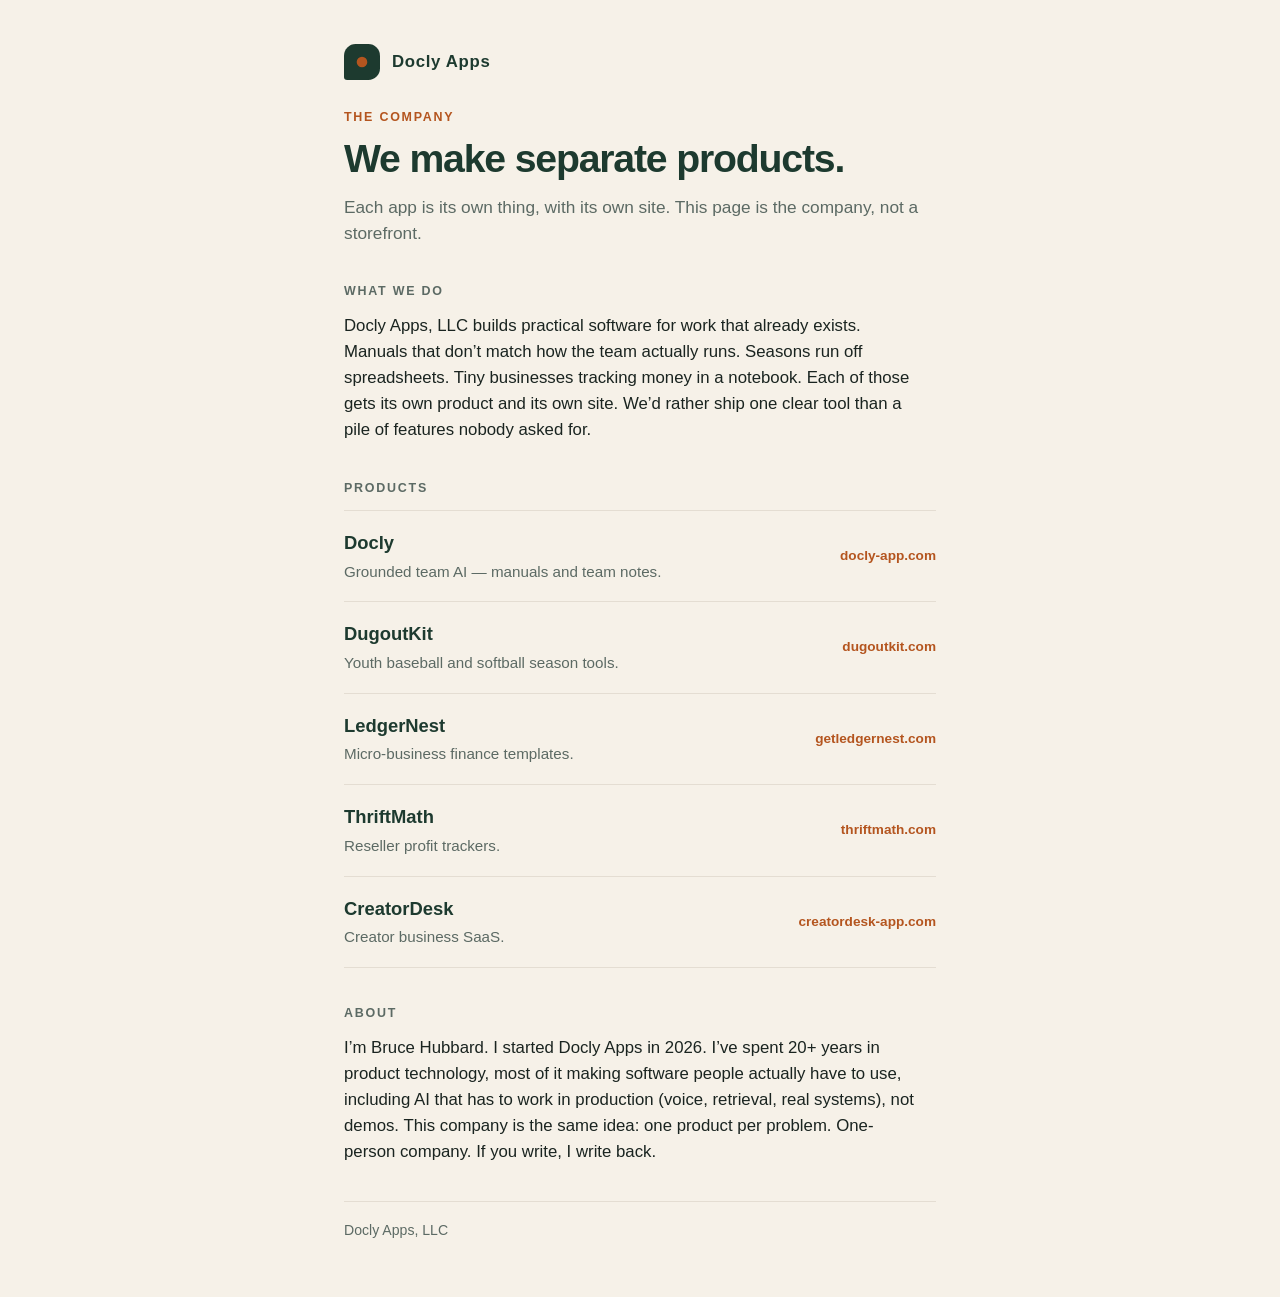
<file: index.html>
<!DOCTYPE html>
<html lang="en">
<head>
<meta charset="utf-8">
<meta name="viewport" content="width=device-width,initial-scale=1,viewport-fit=cover">
<title>Docly Apps, LLC</title>
<meta name="description" content="Docly Apps, LLC is a small software company. We make separate products: Docly, DugoutKit, LedgerNest, ThriftMath, and CreatorDesk.">
<link rel="icon" href="data:image/svg+xml,%3Csvg xmlns='http://www.w3.org/2000/svg' viewBox='0 0 34 34'%3E%3Cpath d='M11 0 H23 A11 11 0 0 1 34 11 V23 A11 11 0 0 1 23 34 H3 A3 3 0 0 1 0 31 V11 A11 11 0 0 1 11 0 Z' fill='%231d3a2f'/%3E%3Ccircle cx='17' cy='17' r='5' fill='%23b4551f'/%3E%3C/svg%3E">
<style>
  :root {
    --green: #1d3a2f;
    --green-2: #27493c;
    --orange: #b4551f;
    --paper: #f6f1e8;
    --ink: #1a2420;
    --mute: #5c6a64;
    --line: #e4ddd2;
  }
  * { box-sizing: border-box; margin: 0; padding: 0; }
  html { -webkit-text-size-adjust: 100%; }
  body {
    font-family: "Avenir Next", "Segoe UI", Helvetica, Arial, sans-serif;
    background: var(--paper);
    color: var(--ink);
    line-height: 1.5;
  }
  .wrap {
    max-width: 640px;
    margin: 0 auto;
    padding: 20px max(24px, env(safe-area-inset-left)) 56px max(24px, env(safe-area-inset-right));
  }
  header {
    display: flex;
    align-items: center;
    gap: 12px;
    padding: 8px 0 28px;
  }
  .mark {
    width: 36px;
    height: 36px;
    flex-shrink: 0;
    display: block;
  }
  .wordmark {
    font-size: 1.05rem;
    font-weight: 800;
    letter-spacing: .04em;
    color: var(--green);
    text-decoration: none;
  }
  .kicker {
    font-size: .78rem;
    font-weight: 700;
    letter-spacing: .14em;
    text-transform: uppercase;
    color: var(--orange);
    margin-bottom: 10px;
  }
  h1 {
    font-size: 2rem;
    line-height: 1.12;
    letter-spacing: -.03em;
    color: var(--green);
    font-weight: 800;
    margin-bottom: 14px;
  }
  .lead {
    font-size: 1.08rem;
    color: var(--mute);
    margin-bottom: 8px;
    max-width: 34em;
  }
  h2 {
    font-size: .78rem;
    font-weight: 800;
    letter-spacing: .14em;
    text-transform: uppercase;
    color: var(--mute);
    margin: 36px 0 12px;
  }
  .prose {
    font-size: 1.05rem;
    color: var(--ink);
    max-width: 34em;
    line-height: 1.55;
  }
  .prose p + p { margin-top: 14px; }
  .apps {
    list-style: none;
    border-top: 1px solid var(--line);
  }
  .apps a {
    display: flex;
    align-items: flex-start;
    justify-content: space-between;
    gap: 16px;
    padding: 18px 0;
    min-height: 72px;
    text-decoration: none;
    color: inherit;
    border-bottom: 1px solid var(--line);
  }
  .apps a:active { background: rgba(29,58,47,.04); }
  .apps h3 {
    font-size: 1.15rem;
    color: var(--green);
    font-weight: 800;
    margin-bottom: 4px;
  }
  .apps p {
    font-size: .95rem;
    color: var(--mute);
  }
  .go {
    flex-shrink: 0;
    align-self: center;
    font-size: .85rem;
    font-weight: 700;
    color: var(--orange);
    white-space: nowrap;
  }
  footer {
    margin-top: 36px;
    padding-top: 18px;
    border-top: 1px solid var(--line);
    font-size: .88rem;
    color: var(--mute);
  }
  @media (min-width: 640px) {
    h1 { font-size: 2.45rem; }
    .wrap { padding-top: 36px; }
  }
</style>
</head>
<body>
  <div class="wrap">
    <header>
      <svg class="mark" viewBox="0 0 34 34" xmlns="http://www.w3.org/2000/svg" role="img" aria-label="Docly Apps">
        <path d="M11 0 H23 A11 11 0 0 1 34 11 V23 A11 11 0 0 1 23 34 H3 A3 3 0 0 1 0 31 V11 A11 11 0 0 1 11 0 Z" fill="#1d3a2f"/>
        <circle cx="17" cy="17" r="5" fill="#b4551f"/>
      </svg>
      <span class="wordmark">Docly Apps</span>
    </header>

    <p class="kicker">The company</p>
    <h1>We make separate products.</h1>
    <p class="lead">Each app is its own thing, with its own site. This page is the company, not a storefront.</p>

    <h2>What we do</h2>
    <div class="prose">
      <p>Docly Apps, LLC builds practical software for work that already exists. Manuals that don&rsquo;t match how the team actually runs. Seasons run off spreadsheets. Tiny businesses tracking money in a notebook. Each of those gets its own product and its own site. We&rsquo;d rather ship one clear tool than a pile of features nobody asked for.</p>
    </div>

    <h2>Products</h2>
    <ul class="apps">
      <li>
        <a href="https://docly-app.com" rel="noopener">
          <div>
            <h3>Docly</h3>
            <p>Grounded team AI — manuals and team notes.</p>
          </div>
          <span class="go">docly-app.com</span>
        </a>
      </li>
      <li>
        <a href="https://dugoutkit.com" rel="noopener">
          <div>
            <h3>DugoutKit</h3>
            <p>Youth baseball and softball season tools.</p>
          </div>
          <span class="go">dugoutkit.com</span>
        </a>
      </li>
      <li>
        <a href="https://getledgernest.com" rel="noopener">
          <div>
            <h3>LedgerNest</h3>
            <p>Micro-business finance templates.</p>
          </div>
          <span class="go">getledgernest.com</span>
        </a>
      </li>
      <li>
        <a href="https://thriftmath.com" rel="noopener">
          <div>
            <h3>ThriftMath</h3>
            <p>Reseller profit trackers.</p>
          </div>
          <span class="go">thriftmath.com</span>
        </a>
      </li>
      <li>
        <a href="https://creatordesk-app.com" rel="noopener">
          <div>
            <h3>CreatorDesk</h3>
            <p>Creator business SaaS.</p>
          </div>
          <span class="go">creatordesk-app.com</span>
        </a>
      </li>
    </ul>

    <h2>About</h2>
    <div class="prose">
      <p>I&rsquo;m Bruce Hubbard. I started Docly Apps in 2026. I&rsquo;ve spent 20+ years in product technology, most of it making software people actually have to use, including AI that has to work in production (voice, retrieval, real systems), not demos. This company is the same idea: one product per problem. One-person company. If you write, I write back.</p>
    </div>

    <footer>
      Docly Apps, LLC
    </footer>
  </div>
</body>
</html>
</file>
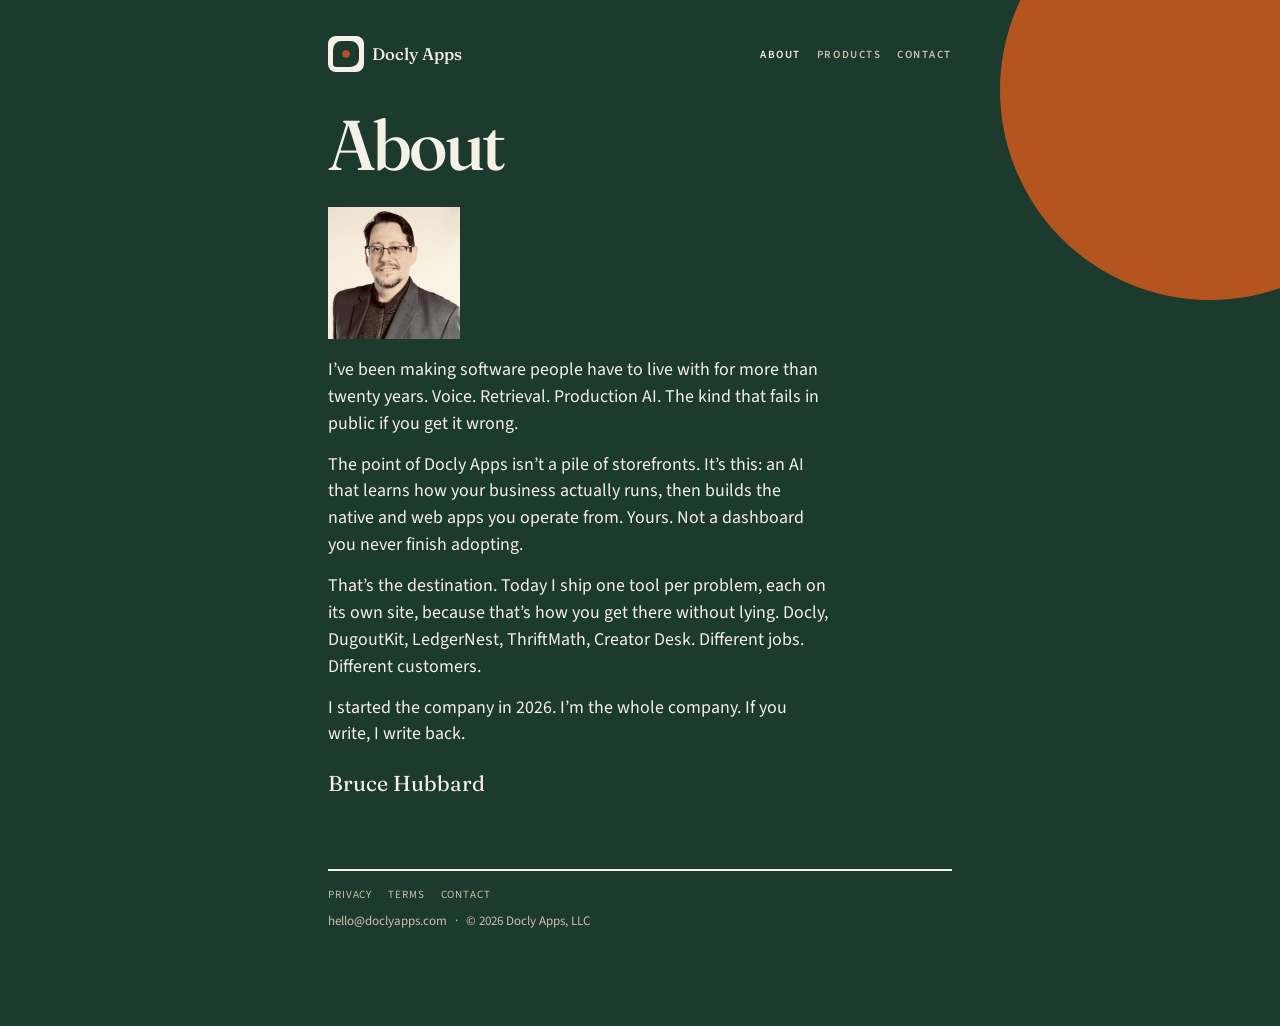
<file: about.html>
<!DOCTYPE html>
<html lang="en">
<head>
<meta charset="utf-8">
<meta name="viewport" content="width=device-width,initial-scale=1">
<title>About — Docly Apps</title>
<link rel="preconnect" href="https://fonts.googleapis.com">
<link rel="preconnect" href="https://fonts.gstatic.com" crossorigin>
<link href="https://fonts.googleapis.com/css2?family=Fraunces:ital,opsz,wght@0,9..144,500;0,9..144,600;1,9..144,500&family=Source+Sans+3:ital,wght@0,400;0,600;1,400&display=swap" rel="stylesheet">
<link rel="stylesheet" href="css.css">
</head>
<body>
<div class="blob" aria-hidden="true"></div>
  <div class="wrap">
    <header>
      <a class="brand" href="home.html">
        <img src="mark.svg" width="28" height="28" alt="">
        <span class="wordmark">Docly Apps</span>
      </a>
      <nav aria-label="Primary">
        <a href="about.html" aria-current="page">About</a>
        <a href="home.html#products">Products</a>
        <a href="contact.html">Contact</a>
      </nav>
    </header>

    <section class="page">
      <h1>About</h1>
      <div class="portrait"><img src="bruce-headshot.jpg" alt="Bruce Hubbard"></div>
      <div class="bio">
        <p>I’ve been making software people have to live with for more than twenty years. Voice. Retrieval. Production AI. The kind that fails in public if you get it wrong.</p>
        <p>The point of Docly Apps isn’t a pile of storefronts. It’s this: an AI that learns how your business actually runs, then builds the native and web apps you operate from. Yours. Not a dashboard you never finish adopting.</p>
        <p>That’s the destination. Today I ship one tool per problem, each on its own site, because that’s how you get there without lying. Docly, DugoutKit, LedgerNest, ThriftMath, Creator Desk. Different jobs. Different customers.</p>
        <p>I started the company in 2026. I’m the whole company. If you write, I write back.</p>
      </div>
      <p class="sign">Bruce Hubbard</p>
    </section>

    <footer>
      <div class="foot-links">
        <a href="privacy.html">Privacy</a>
        <a href="terms.html">Terms</a>
        <a href="contact.html">Contact</a>
      </div>
      <div class="foot-meta">
        <a href="mailto:hello@doclyapps.com">hello@doclyapps.com</a>
        <span class="dot">·</span>
        <span>© 2026 Docly Apps, LLC</span>
      </div>
    </footer>
  </div>
</body>
</html>
</file>
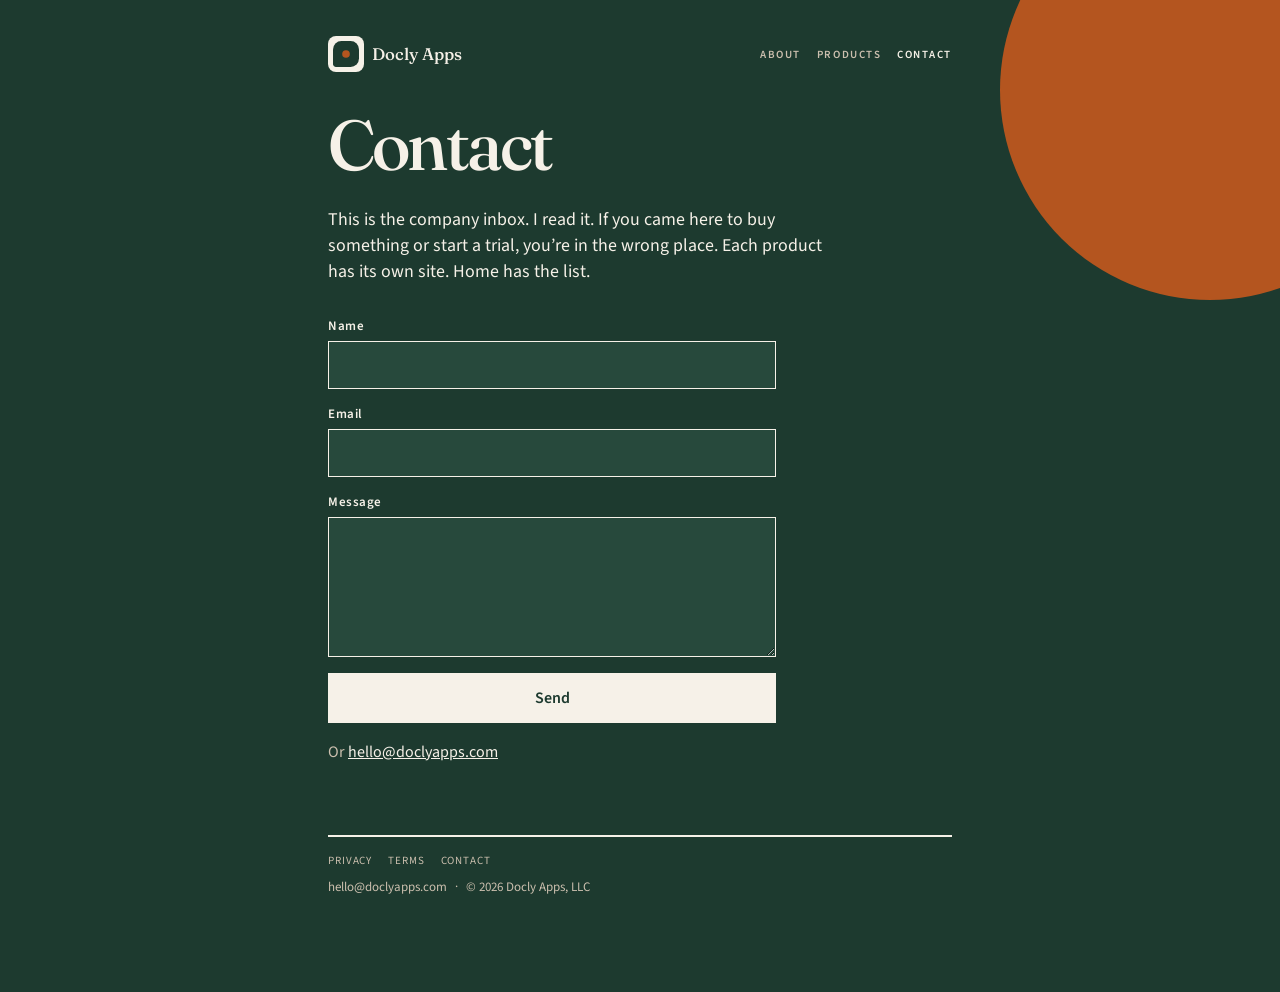
<file: contact.html>
<!DOCTYPE html>
<html lang="en">
<head>
<meta charset="utf-8">
<meta name="viewport" content="width=device-width,initial-scale=1">
<title>Contact — Docly Apps</title>
<link rel="preconnect" href="https://fonts.googleapis.com">
<link rel="preconnect" href="https://fonts.gstatic.com" crossorigin>
<link href="https://fonts.googleapis.com/css2?family=Fraunces:ital,opsz,wght@0,9..144,500;0,9..144,600;1,9..144,500&family=Source+Sans+3:ital,wght@0,400;0,600;1,400&display=swap" rel="stylesheet">
<link rel="stylesheet" href="css.css">
</head>
<body>
<div class="blob" aria-hidden="true"></div>
  <div class="wrap">
    <header>
      <a class="brand" href="home.html">
        <img src="mark.svg" width="28" height="28" alt="">
        <span class="wordmark">Docly Apps</span>
      </a>
      <nav aria-label="Primary">
        <a href="about.html">About</a>
        <a href="home.html#products">Products</a>
        <a href="contact.html" aria-current="page">Contact</a>
      </nav>
    </header>

    <section class="page">
      <h1>Contact</h1>
      <div class="lead">
        <p>This is the company inbox. I read it. If you came here to buy something or start a trial, you’re in the wrong place. Each product has its own site. Home has the list.</p>
      </div>
      <form class="form" action="https://api.web3forms.com/submit" method="post">
        <input type="hidden" name="access_key" value="b9f13158-02b3-4437-82ad-88683cbc4c8c">
        <input type="hidden" name="subject" value="Docly Apps contact">
        <input type="hidden" name="from_name" value="Docly Apps">
        <input type="hidden" name="redirect" value="https://doclyapps.com/contact.html">
        <input type="checkbox" name="botcheck" hidden autocomplete="off" tabindex="-1">
        <label>Name <input type="text" name="name" required></label>
        <label>Email <input type="email" name="email" required></label>
        <label>Message <textarea name="message" required></textarea></label>
        <button class="send" type="submit">Send</button>
      </form>
      <p class="also">Or <a href="mailto:hello@doclyapps.com">hello@doclyapps.com</a></p>
    </section>

    <footer>
      <div class="foot-links">
        <a href="privacy.html">Privacy</a>
        <a href="terms.html">Terms</a>
        <a href="contact.html">Contact</a>
      </div>
      <div class="foot-meta">
        <a href="mailto:hello@doclyapps.com">hello@doclyapps.com</a>
        <span class="dot">·</span>
        <span>© 2026 Docly Apps, LLC</span>
      </div>
    </footer>
  </div>
<script>
(function(){
  var f=document.querySelector("form.form");
  if(!f) return;
  f.addEventListener("submit",function(e){
    e.preventDefault();
    var b=f.querySelector("button.send");
    if(b) b.disabled=true;
    var data={};
    new FormData(f).forEach(function(v,k){ data[k]=v; });
    fetch("https://api.web3forms.com/submit",{
      method:"POST",
      headers:{"Content-Type":"application/json",Accept:"application/json"},
      body:JSON.stringify(data)
    }).then(function(r){return r.json()}).then(function(d){
      if(d && (d.success===true || d.success==="true")){
        var wrap=document.createElement("div");
        wrap.className="lead";
        var p=document.createElement("p");
        p.textContent="Got it. I read this inbox.";
        wrap.appendChild(p);
        f.replaceWith(wrap);
        return;
      }
      if(b) b.disabled=false;
    }).catch(function(){
      if(b) b.disabled=false;
    });
  });
})();
</script>
</body>
</html>
</file>
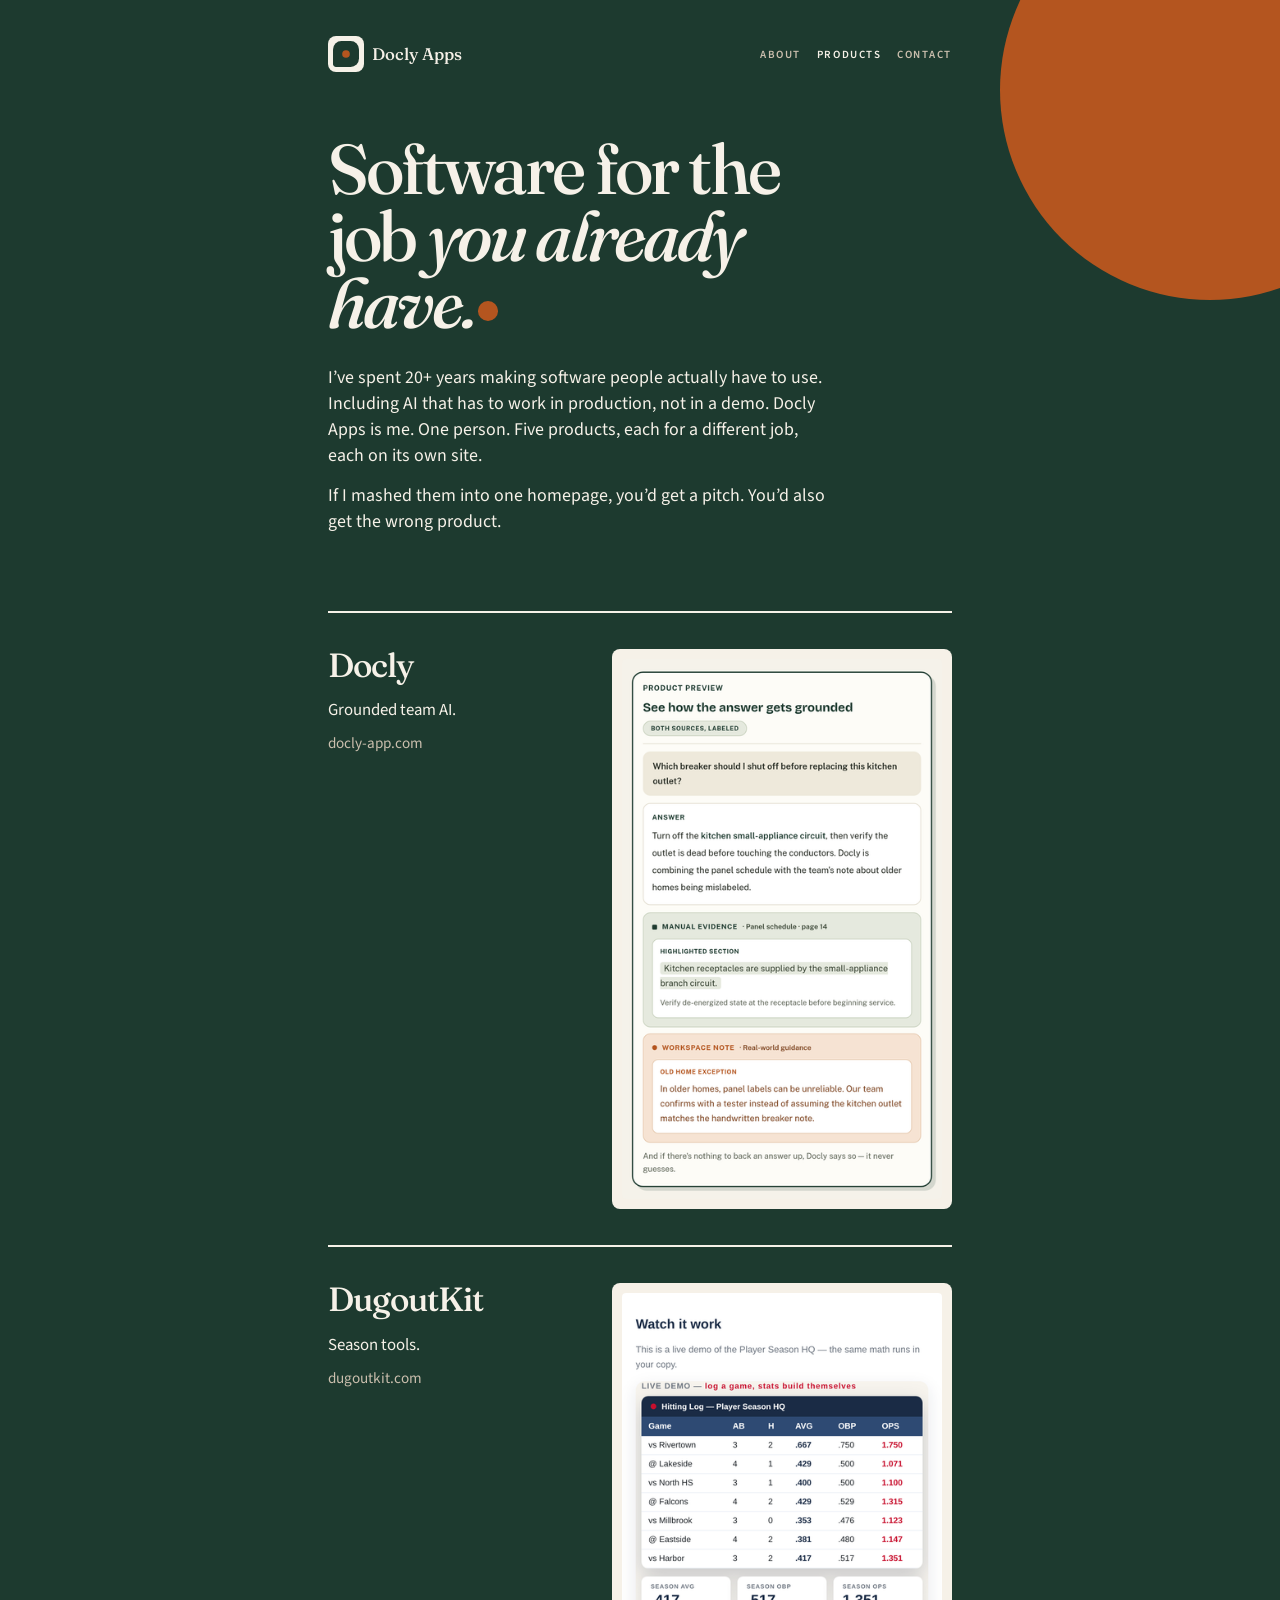
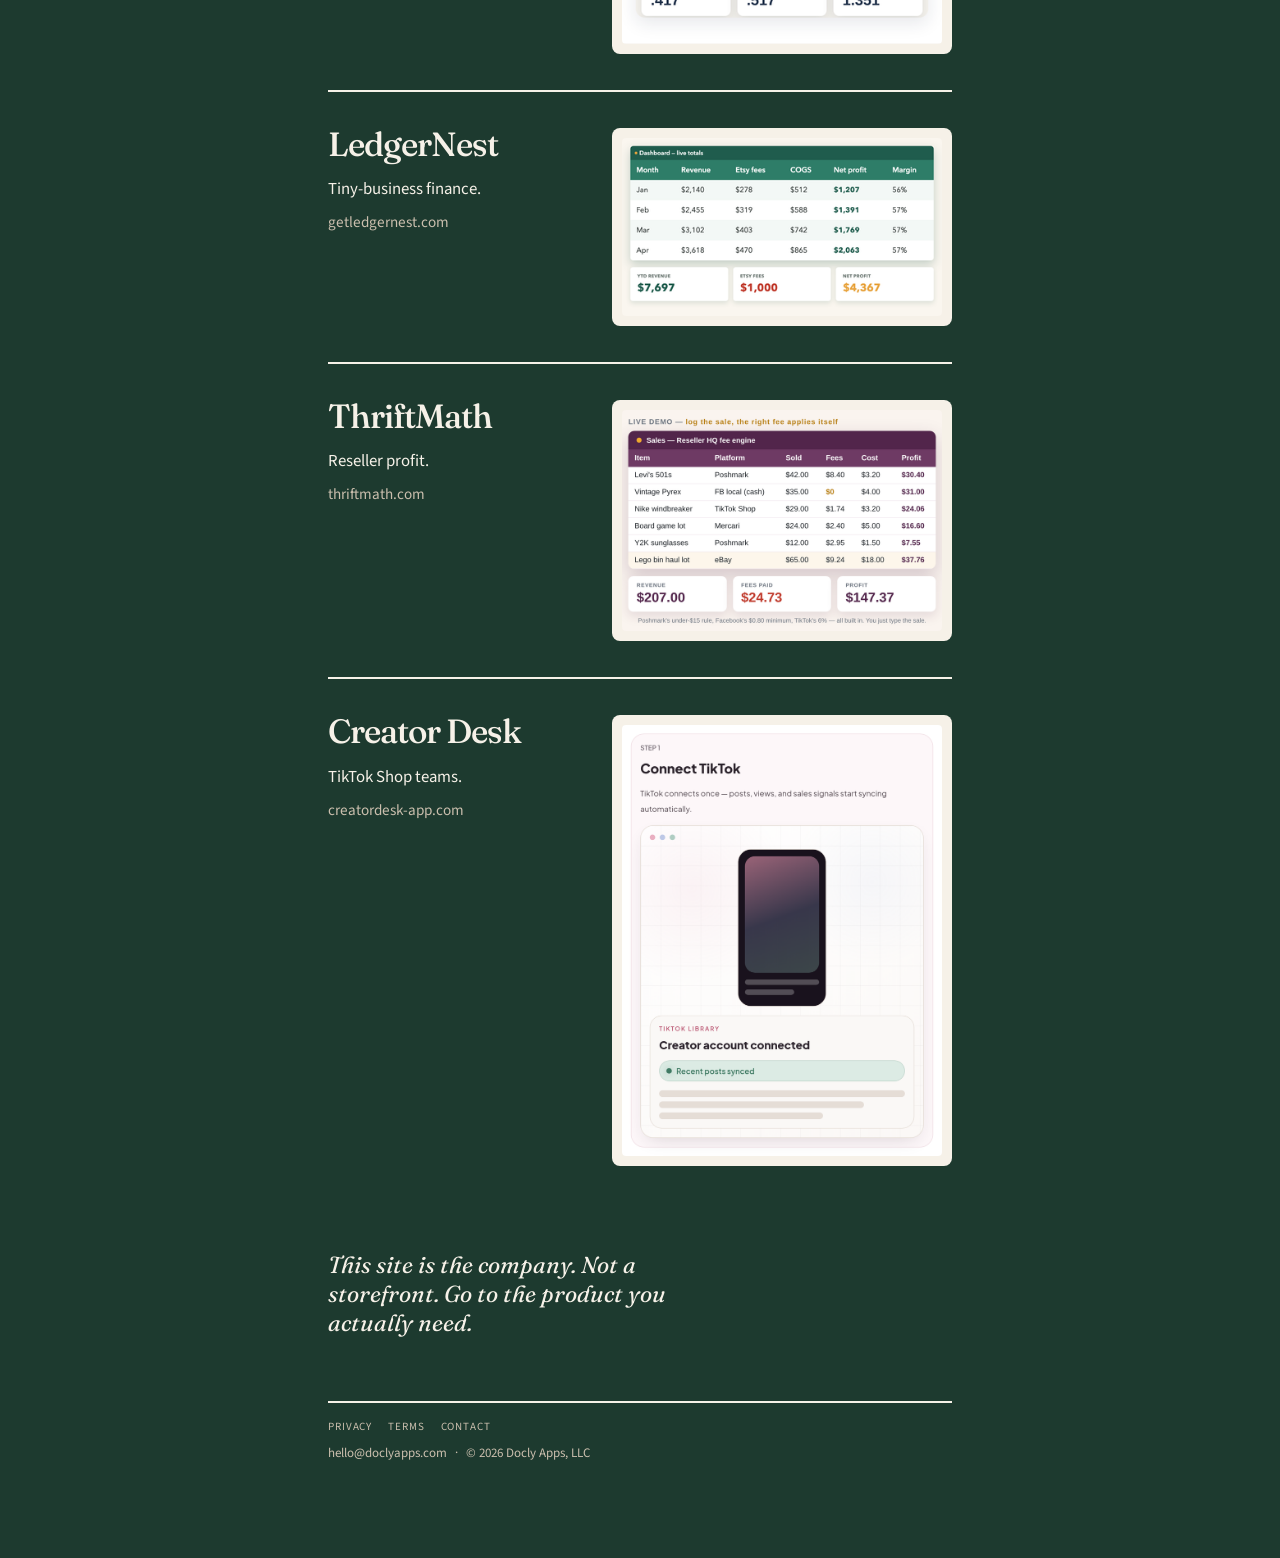
<file: home.html>
<!DOCTYPE html>
<html lang="en">
<head>
<meta charset="utf-8">
<meta name="viewport" content="width=device-width,initial-scale=1">
<title>Docly Apps</title>
<link rel="preconnect" href="https://fonts.googleapis.com">
<link rel="preconnect" href="https://fonts.gstatic.com" crossorigin>
<link href="https://fonts.googleapis.com/css2?family=Fraunces:ital,opsz,wght@0,9..144,500;0,9..144,600;1,9..144,500&family=Source+Sans+3:ital,wght@0,400;0,600;1,400&display=swap" rel="stylesheet">
<link rel="stylesheet" href="css.css">
</head>
<body>
<div class="blob" aria-hidden="true"></div>
  <div class="wrap">
    <header>
      <a class="brand" href="home.html">
        <img src="mark.svg" width="28" height="28" alt="">
        <span class="wordmark">Docly Apps</span>
      </a>
      <nav aria-label="Primary">
        <a href="about.html">About</a>
        <a href="home.html#products" aria-current="page">Products</a>
        <a href="contact.html">Contact</a>
      </nav>
    </header>

    <section class="hero">
      <h1>Software for the job <em>you already have.</em><span class="dot" aria-hidden="true"></span></h1>
      <div class="lead">
        <p>I’ve spent 20+ years making software people actually have to use. Including AI that has to work in production, not in a demo. Docly Apps is me. One person. Five products, each for a different job, each on its own site.</p>
        <p>If I mashed them into one homepage, you’d get a pitch. You’d also get the wrong product.</p>
      </div>
    </section>
    <ul class="products" id="products">
        <li class="product">
          <h2><a href="https://docly-app.com" rel="noopener">Docly</a></h2>
          <p class="desc">Grounded team AI.</p>
          <p class="domain"><a href="https://docly-app.com" rel="noopener">docly-app.com</a></p>
          <a class="still" href="https://docly-app.com" rel="noopener"><img src="products/docly-390.png" alt="Docly"></a>
        </li>
        <li class="product">
          <h2><a href="https://dugoutkit.com" rel="noopener">DugoutKit</a></h2>
          <p class="desc">Season tools.</p>
          <p class="domain"><a href="https://dugoutkit.com" rel="noopener">dugoutkit.com</a></p>
          <a class="still" href="https://dugoutkit.com" rel="noopener"><img src="products/dugoutkit-390.png" alt="DugoutKit"></a>
        </li>
        <li class="product">
          <h2><a href="https://getledgernest.com" rel="noopener">LedgerNest</a></h2>
          <p class="desc">Tiny-business finance.</p>
          <p class="domain"><a href="https://getledgernest.com" rel="noopener">getledgernest.com</a></p>
          <a class="still" href="https://getledgernest.com" rel="noopener"><img src="products/ledgernest-390.png" alt="LedgerNest"></a>
        </li>
        <li class="product">
          <h2><a href="https://thriftmath.com" rel="noopener">ThriftMath</a></h2>
          <p class="desc">Reseller profit.</p>
          <p class="domain"><a href="https://thriftmath.com" rel="noopener">thriftmath.com</a></p>
          <a class="still" href="https://thriftmath.com" rel="noopener"><img src="products/thriftmath-390.png" alt="ThriftMath"></a>
        </li>
        <li class="product">
          <h2><a href="https://creatordesk-app.com" rel="noopener">Creator Desk</a></h2>
          <p class="desc">TikTok Shop teams.</p>
          <p class="domain"><a href="https://creatordesk-app.com" rel="noopener">creatordesk-app.com</a></p>
          <a class="still" href="https://creatordesk-app.com" rel="noopener"><img src="products/creatordesk-390.png" alt="Creator Desk"></a>
        </li>
    </ul>
    <p class="close">This site is the company. Not a storefront. Go to the product you actually need.</p>

    <footer>
      <div class="foot-links">
        <a href="privacy.html">Privacy</a>
        <a href="terms.html">Terms</a>
        <a href="contact.html">Contact</a>
      </div>
      <div class="foot-meta">
        <a href="mailto:hello@doclyapps.com">hello@doclyapps.com</a>
        <span class="dot">·</span>
        <span>© 2026 Docly Apps, LLC</span>
      </div>
    </footer>
  </div>
</body>
</html>
</file>
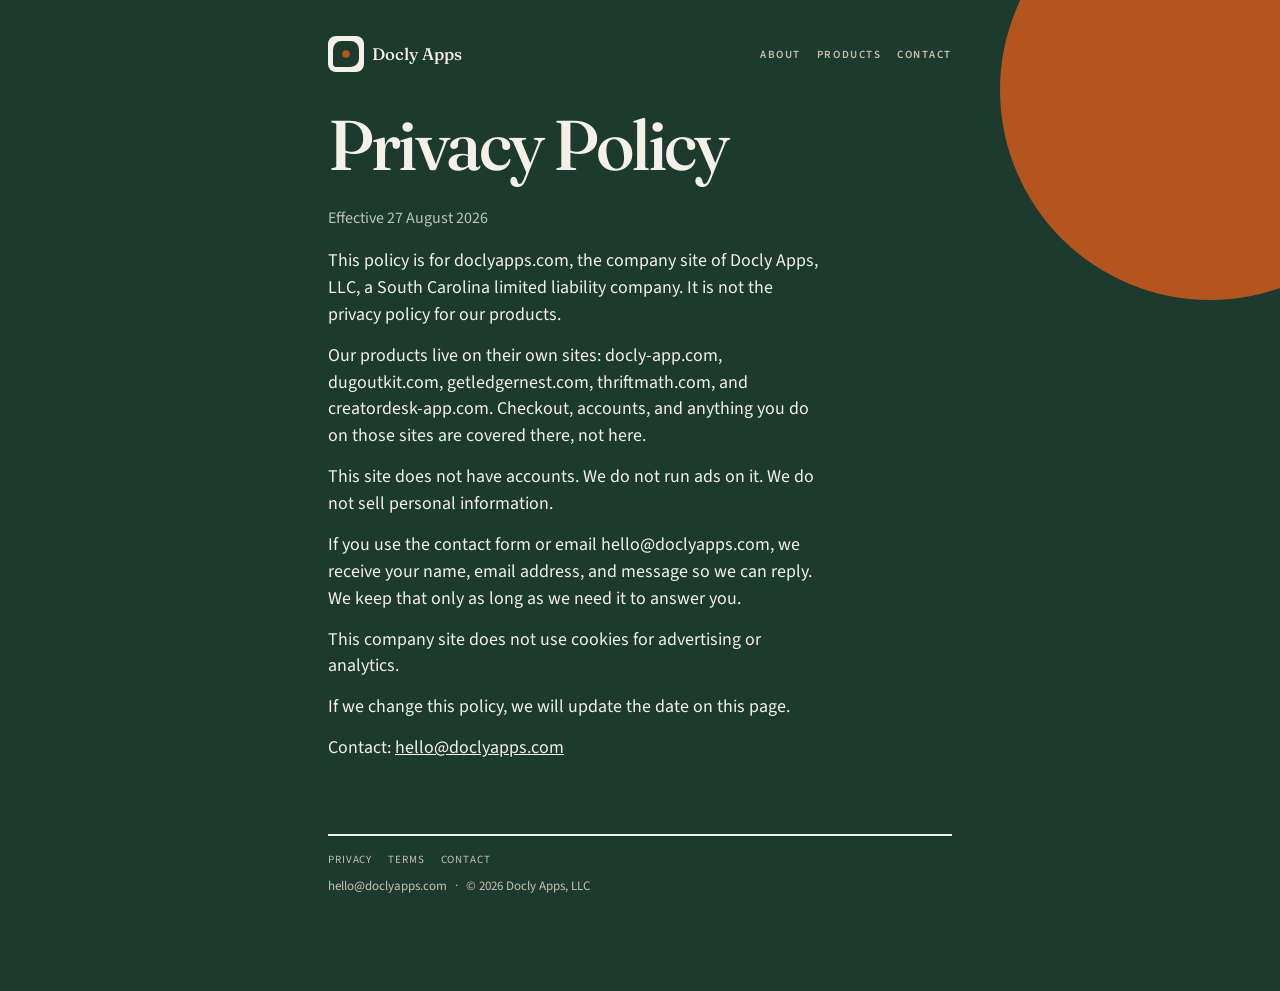
<file: privacy.html>
<!DOCTYPE html>
<html lang="en">
<head>
<meta charset="utf-8">
<meta name="viewport" content="width=device-width,initial-scale=1">
<title>Privacy — Docly Apps</title>
<link rel="preconnect" href="https://fonts.googleapis.com">
<link rel="preconnect" href="https://fonts.gstatic.com" crossorigin>
<link href="https://fonts.googleapis.com/css2?family=Fraunces:ital,opsz,wght@0,9..144,500;0,9..144,600;1,9..144,500&family=Source+Sans+3:ital,wght@0,400;0,600;1,400&display=swap" rel="stylesheet">
<link rel="stylesheet" href="css.css">
</head>
<body>
<div class="blob" aria-hidden="true"></div>
  <div class="wrap">
    <header>
      <a class="brand" href="home.html">
        <img src="mark.svg" width="28" height="28" alt="">
        <span class="wordmark">Docly Apps</span>
      </a>
      <nav aria-label="Primary">
        <a href="about.html">About</a>
        <a href="home.html#products">Products</a>
        <a href="contact.html">Contact</a>
      </nav>
    </header>

    <section class="page">
      <h1>Privacy Policy</h1>
      <p class="lead" style="font-size:1rem;color:inherit;opacity:.75">Effective 27 August 2026</p>
      <div class="bio">
        <p>This policy is for doclyapps.com, the company site of Docly Apps, LLC, a South Carolina limited liability company. It is not the privacy policy for our products.</p>
        <p>Our products live on their own sites: docly-app.com, dugoutkit.com, getledgernest.com, thriftmath.com, and creatordesk-app.com. Checkout, accounts, and anything you do on those sites are covered there, not here.</p>
        <p>This site does not have accounts. We do not run ads on it. We do not sell personal information.</p>
        <p>If you use the contact form or email hello@doclyapps.com, we receive your name, email address, and message so we can reply. We keep that only as long as we need it to answer you.</p>
        <p>This company site does not use cookies for advertising or analytics.</p>
        <p>If we change this policy, we will update the date on this page.</p>
        <p>Contact: <a href="mailto:hello@doclyapps.com">hello@doclyapps.com</a></p>
      </div>
    </section>

    <footer>
      <div class="foot-links">
        <a href="privacy.html">Privacy</a>
        <a href="terms.html">Terms</a>
        <a href="contact.html">Contact</a>
      </div>
      <div class="foot-meta">
        <a href="mailto:hello@doclyapps.com">hello@doclyapps.com</a>
        <span class="dot">·</span>
        <span>© 2026 Docly Apps, LLC</span>
      </div>
    </footer>
  </div>
</body>
</html>
</file>
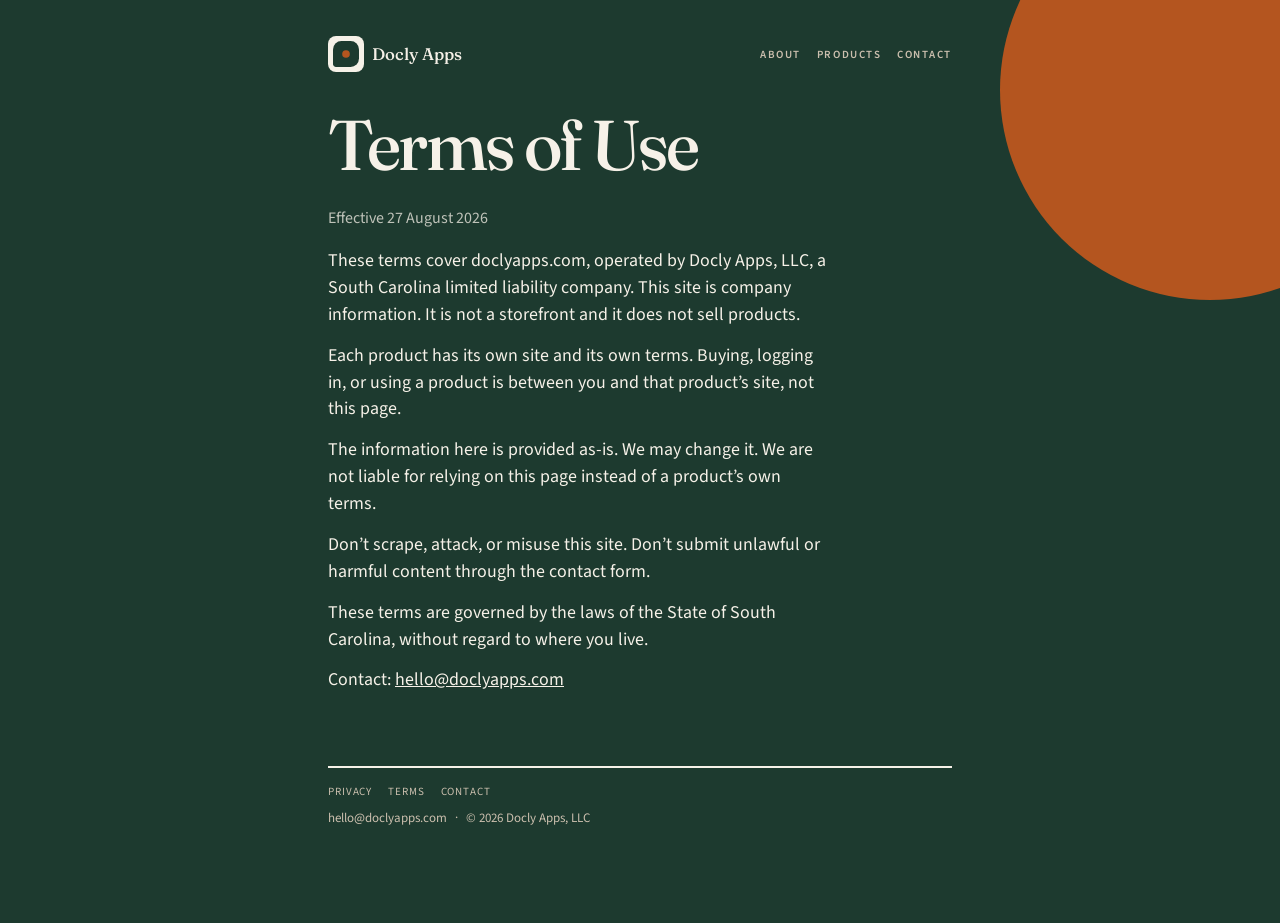
<file: terms.html>
<!DOCTYPE html>
<html lang="en">
<head>
<meta charset="utf-8">
<meta name="viewport" content="width=device-width,initial-scale=1">
<title>Terms — Docly Apps</title>
<link rel="preconnect" href="https://fonts.googleapis.com">
<link rel="preconnect" href="https://fonts.gstatic.com" crossorigin>
<link href="https://fonts.googleapis.com/css2?family=Fraunces:ital,opsz,wght@0,9..144,500;0,9..144,600;1,9..144,500&family=Source+Sans+3:ital,wght@0,400;0,600;1,400&display=swap" rel="stylesheet">
<link rel="stylesheet" href="css.css">
</head>
<body>
<div class="blob" aria-hidden="true"></div>
  <div class="wrap">
    <header>
      <a class="brand" href="home.html">
        <img src="mark.svg" width="28" height="28" alt="">
        <span class="wordmark">Docly Apps</span>
      </a>
      <nav aria-label="Primary">
        <a href="about.html">About</a>
        <a href="home.html#products">Products</a>
        <a href="contact.html">Contact</a>
      </nav>
    </header>

    <section class="page">
      <h1>Terms of Use</h1>
      <p class="lead" style="font-size:1rem;color:inherit;opacity:.75">Effective 27 August 2026</p>
      <div class="bio">
        <p>These terms cover doclyapps.com, operated by Docly Apps, LLC, a South Carolina limited liability company. This site is company information. It is not a storefront and it does not sell products.</p>
        <p>Each product has its own site and its own terms. Buying, logging in, or using a product is between you and that product’s site, not this page.</p>
        <p>The information here is provided as-is. We may change it. We are not liable for relying on this page instead of a product’s own terms.</p>
        <p>Don’t scrape, attack, or misuse this site. Don’t submit unlawful or harmful content through the contact form.</p>
        <p>These terms are governed by the laws of the State of South Carolina, without regard to where you live.</p>
        <p>Contact: <a href="mailto:hello@doclyapps.com">hello@doclyapps.com</a></p>
      </div>
    </section>

    <footer>
      <div class="foot-links">
        <a href="privacy.html">Privacy</a>
        <a href="terms.html">Terms</a>
        <a href="contact.html">Contact</a>
      </div>
      <div class="foot-meta">
        <a href="mailto:hello@doclyapps.com">hello@doclyapps.com</a>
        <span class="dot">·</span>
        <span>© 2026 Docly Apps, LLC</span>
      </div>
    </footer>
  </div>
</body>
</html>
</file>
<file: css.css>
:root{--g:#1d3a2f;--o:#b4551f;--c:#f6f1e8;--m:#cbbfae}
*{box-sizing:border-box;margin:0;padding:0}
html{-webkit-text-size-adjust:100%;color-scheme:dark}
body{font-family:"Source Sans 3",sans-serif;background:var(--g);color:var(--c);min-height:100vh;overflow-x:hidden}
a{color:var(--c)}
.blob{position:fixed;top:-80px;right:-90px;width:280px;height:280px;background:var(--o);border-radius:50%;pointer-events:none;z-index:0}
.wrap{position:relative;z-index:1;max-width:720px;margin:0 auto;padding:22px 20px 72px}
header{display:flex;flex-wrap:wrap;align-items:center;justify-content:space-between;gap:12px}
.brand{display:flex;align-items:center;gap:8px;text-decoration:none;color:var(--c)}
.brand img{width:26px;height:26px;display:block;background:var(--c);padding:5px;border-radius:8px;box-sizing:content-box}
.wordmark{font-family:Fraunces,Georgia,serif;font-size:1.05rem;font-weight:500}
nav{display:flex;gap:16px}
nav a{font-size:11px;letter-spacing:.14em;text-transform:uppercase;text-decoration:none;color:var(--m);font-weight:600}
nav a[aria-current="page"]{color:var(--c)}
.hero{padding:48px 0 8px}
h1{font-family:Fraunces,Georgia,serif;font-weight:500;font-size:3.15rem;line-height:.95;letter-spacing:-.04em;max-width:11ch}
h1 em{font-style:italic;font-weight:500}
h1 .dot{display:inline-block;width:.28em;height:.28em;background:var(--o);border-radius:50%;vertical-align:middle;margin-left:.06em}
.lead{margin-top:28px;font-size:1.12rem;line-height:1.45;max-width:28em;color:var(--c)}
.lead p+p{margin-top:14px}
.products{list-style:none;margin-top:64px}
.product{padding:36px 0;border-top:2px solid var(--c)}
.product h2{font-family:Fraunces,Georgia,serif;font-size:2.1rem;font-weight:500;letter-spacing:-.03em;line-height:1}
.product h2 a{text-decoration:none}
.desc{margin-top:8px;font-size:1.05rem}
.domain{margin-top:2px;font-size:.95rem}
.domain a{color:var(--m);text-decoration:none}
.still{display:block;margin-top:18px;padding:10px;background:#f6f1e8;border-radius:8px}
.still img{display:block;width:100%;height:auto;border-radius:4px}
.close{margin-top:48px;font-family:Fraunces,Georgia,serif;font-size:1.45rem;line-height:1.25;font-style:italic;max-width:16em}
.page{padding:40px 0 8px}
.page h1{font-size:3.15rem;max-width:none}
.portrait{margin-top:28px;width:132px;height:132px;overflow:hidden}
.portrait img{width:100%;height:100%;object-fit:cover;object-position:center top;display:block}
.sign{margin-top:22px;font-family:Fraunces,Georgia,serif;font-size:1.35rem}
.bio{margin-top:18px;font-size:1.12rem;line-height:1.5;max-width:28em}
.bio p+p{margin-top:14px}
.form{margin-top:32px;display:flex;flex-direction:column;gap:16px;max-width:28em}
label{display:flex;flex-direction:column;gap:6px;font-size:13px;font-weight:600;letter-spacing:.04em}
input,textarea{font:inherit;font-size:16px;padding:12px;border:1.5px solid var(--c);background:#27493c;color:var(--c);border-radius:0}
textarea{min-height:140px}
button.send{appearance:none;border:0;background:var(--c);color:var(--g);font:inherit;font-size:16px;font-weight:600;padding:14px;min-height:48px;cursor:pointer}
.also{margin-top:18px;color:var(--m)}
footer{margin-top:64px;padding-top:16px;border-top:2px solid var(--c);font-size:13px;color:var(--m)}
.foot-links{display:flex;gap:16px;margin-bottom:10px}
.foot-links a{color:var(--m);text-decoration:none;text-transform:uppercase;letter-spacing:.08em;font-size:11px}
.foot-meta{display:flex;gap:8px}
.foot-meta a{color:var(--m);text-decoration:none}
@media(min-width:800px){
  .wrap{padding:36px 48px 96px}
  h1,.page h1{font-size:4.4rem}
  .blob{width:420px;height:420px;top:-120px;right:-140px}
  .hero{padding:64px 0 12px}
  .product{display:grid;grid-template-columns:1fr 340px;gap:8px 40px}
  .still{grid-column:2;grid-row:1/5;margin-top:0}
}
</file>
